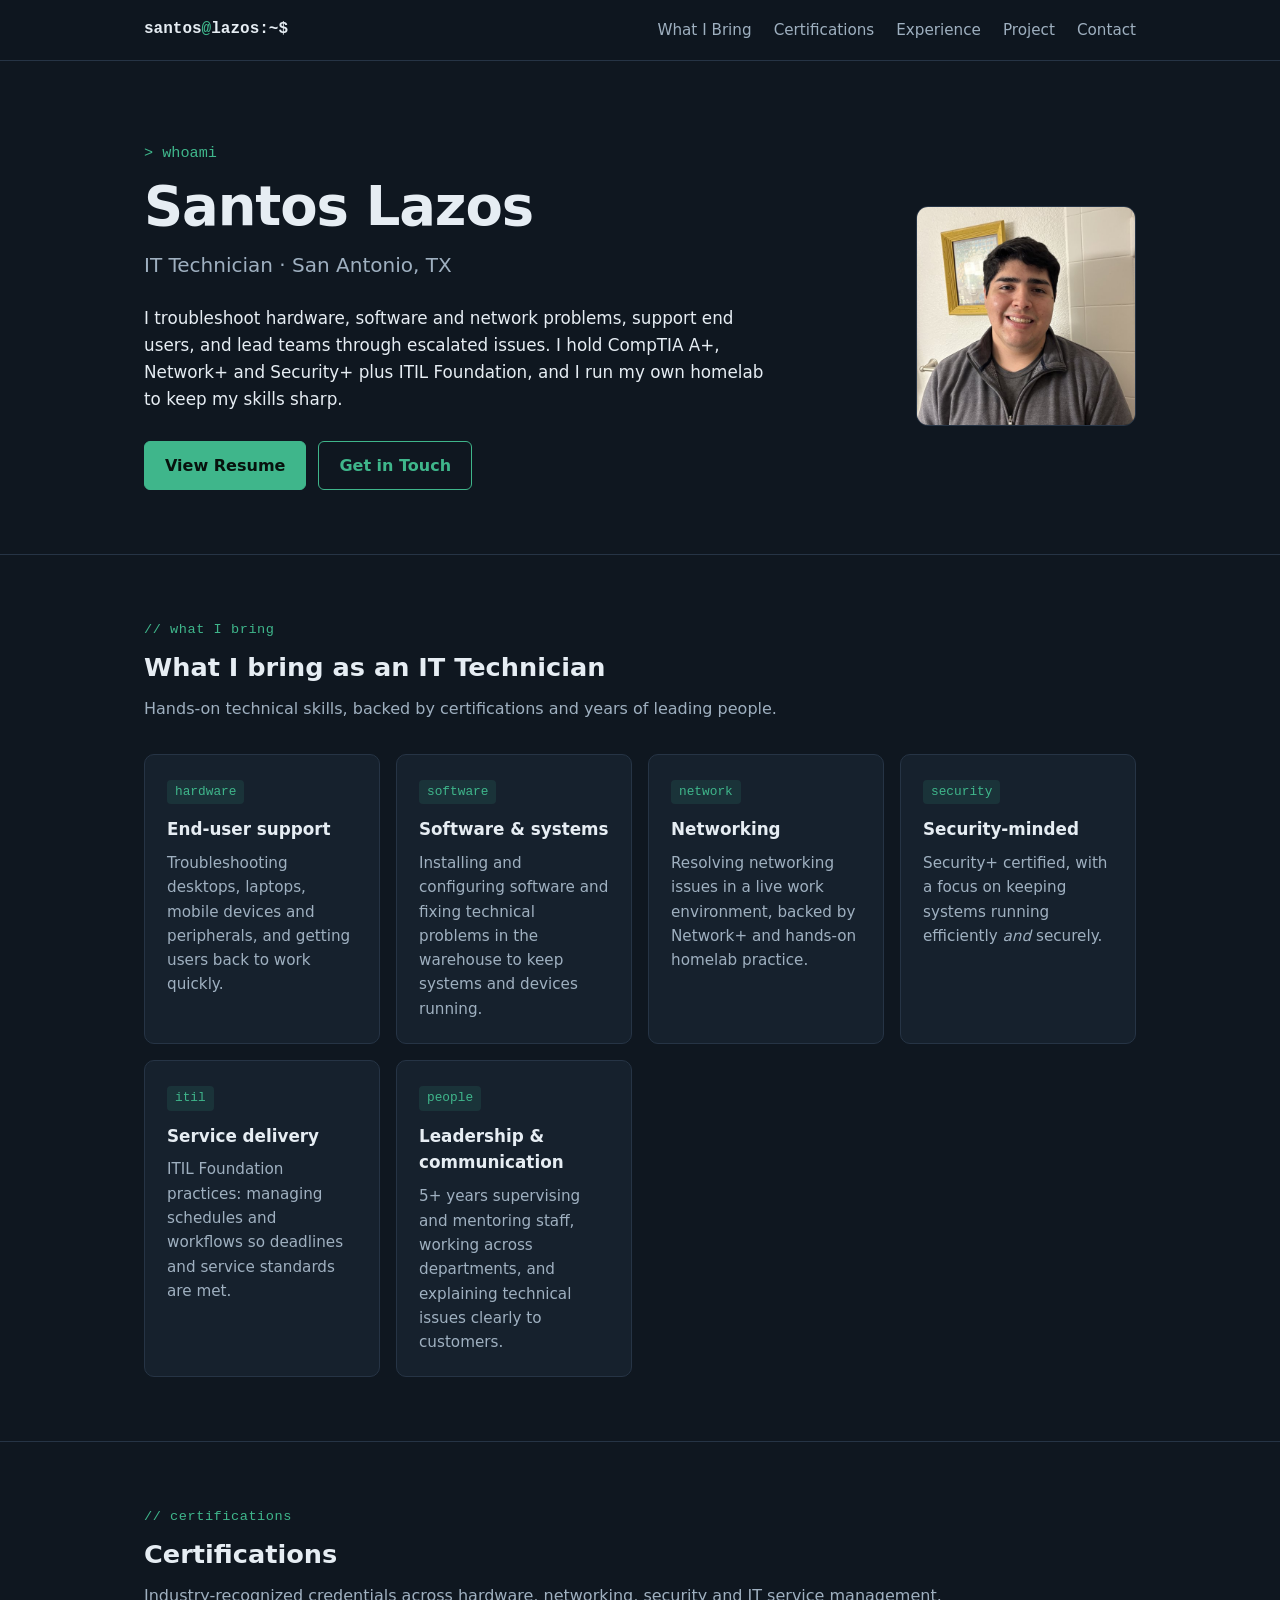
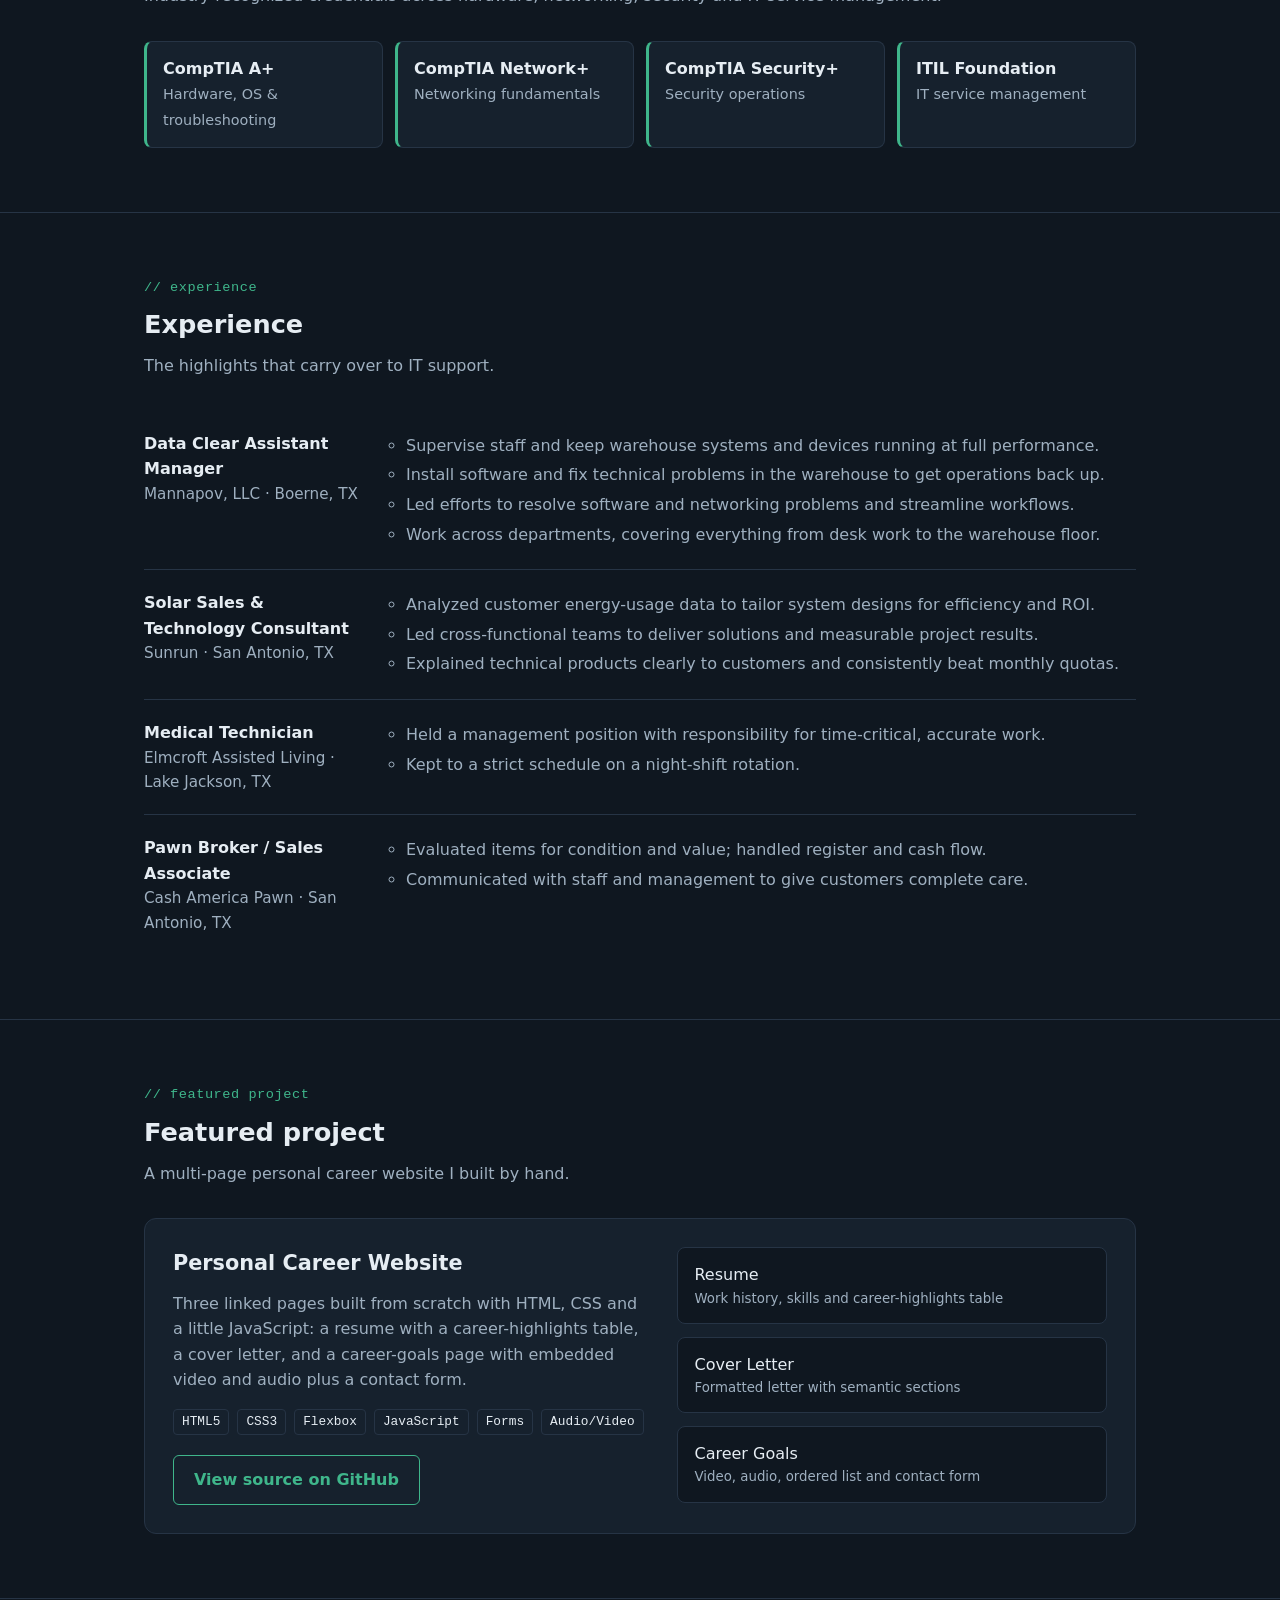
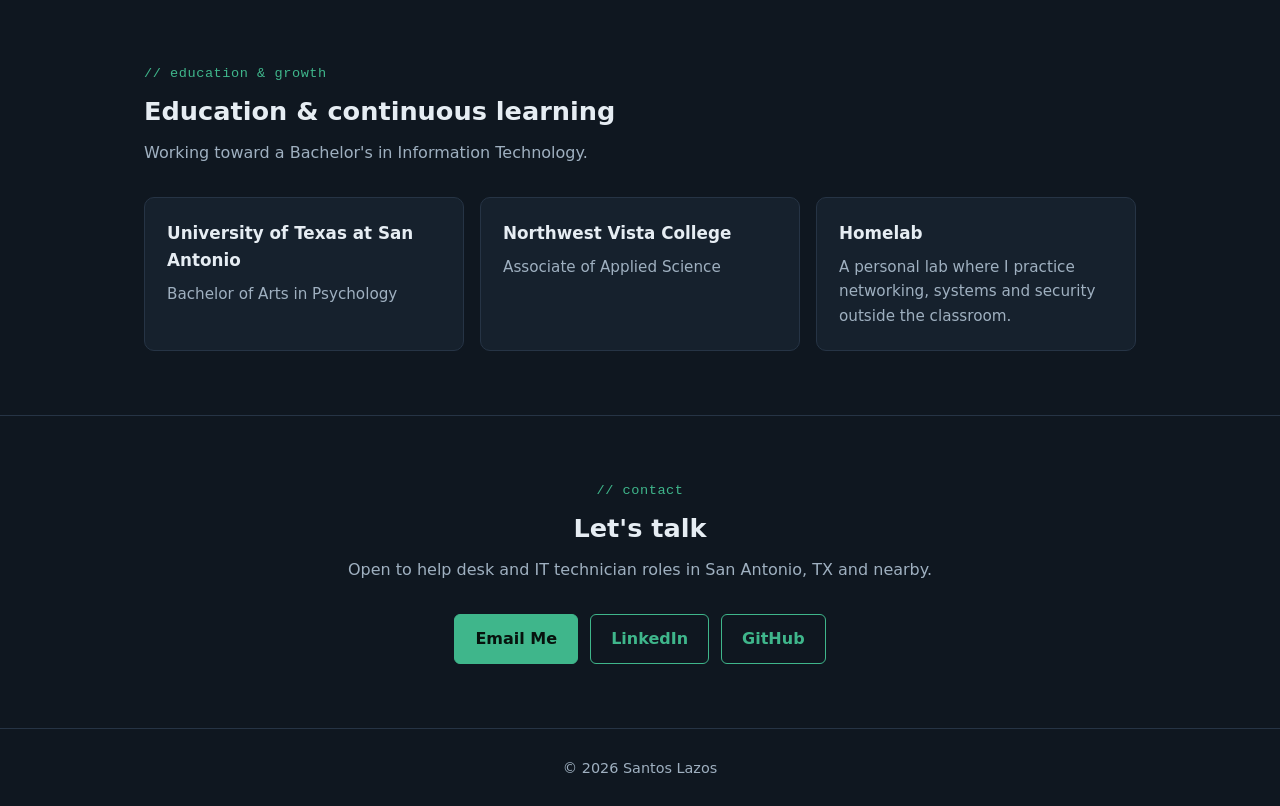
<file: index.html>
<!DOCTYPE html>
<html lang="en">
<head>
  <meta charset="utf-8">
  <meta name="viewport" content="width=device-width, initial-scale=1">
  <title>Santos Lazos | IT Technician</title>
  <meta name="description" content="Santos Lazos - IT Technician in San Antonio, TX. CompTIA A+, Network+, Security+ and ITIL Foundation certified.">
  <style>
    :root {
      --bg: #0f1720;
      --panel: #16212d;
      --line: #263445;
      --text: #e6edf3;
      --muted: #9fb0c0;
      --accent: #3fb68b;
      --accent-soft: rgba(63, 182, 139, 0.12);
      --mono: "Cascadia Code", "Consolas", "SFMono-Regular", Menlo, monospace;
      --sans: "Segoe UI", system-ui, -apple-system, Roboto, Helvetica, Arial, sans-serif;
    }
    * { box-sizing: border-box; }
    html { scroll-behavior: smooth; }
    body { margin: 0; background: var(--bg); color: var(--text); font-family: var(--sans); line-height: 1.6; }
    a { color: var(--accent); text-decoration: none; }
    a:hover { text-decoration: underline; }
    .wrap { max-width: 1040px; margin: 0 auto; padding: 0 24px; }

    nav.top { position: sticky; top: 0; z-index: 10; background: rgba(15, 23, 32, 0.92); backdrop-filter: blur(6px); border-bottom: 1px solid var(--line); }
    nav.top .wrap { display: flex; align-items: center; justify-content: space-between; height: 60px; }
    nav.top .brand { font-family: var(--mono); color: var(--text); font-weight: 600; }
    nav.top .brand span { color: var(--accent); }
    nav.top ul { list-style: none; display: flex; gap: 22px; margin: 0; padding: 0; }
    nav.top ul a { color: var(--muted); font-size: 0.95rem; }
    nav.top ul a:hover { color: var(--text); text-decoration: none; }

    header.hero { padding: 80px 0 64px; border-bottom: 1px solid var(--line); }
    .hero-grid { display: grid; grid-template-columns: 1fr 220px; gap: 48px; align-items: center; }
    .prompt { font-family: var(--mono); color: var(--accent); font-size: 0.95rem; margin: 0 0 12px; }
    h1 { font-size: clamp(2.2rem, 5vw, 3.4rem); line-height: 1.1; margin: 0 0 12px; letter-spacing: -0.02em; }
    .role { font-size: 1.25rem; color: var(--muted); margin: 0 0 24px; }
    .lead { max-width: 620px; font-size: 1.05rem; margin: 0 0 28px; }
    .btns { display: flex; flex-wrap: wrap; gap: 12px; }
    .btn { display: inline-block; padding: 11px 20px; border-radius: 6px; font-weight: 600; border: 1px solid var(--accent); }
    .btn.primary { background: var(--accent); color: #07120d; }
    .btn.ghost { color: var(--accent); }
    .btn:hover { text-decoration: none; filter: brightness(1.1); }
    .headshot { width: 220px; height: 220px; object-fit: cover; border-radius: 12px; border: 1px solid var(--line); background: var(--panel); }

    section { padding: 64px 0; border-bottom: 1px solid var(--line); }
    h2 { font-size: 1.6rem; margin: 0 0 8px; }
    .sub { color: var(--muted); margin: 0 0 32px; }
    .label { font-family: var(--mono); color: var(--accent); font-size: 0.85rem; letter-spacing: 0.04em; margin: 0 0 6px; }

    .cards { display: grid; grid-template-columns: repeat(auto-fit, minmax(230px, 1fr)); gap: 16px; }
    .card { background: var(--panel); border: 1px solid var(--line); border-radius: 10px; padding: 22px; }
    .card h3 { margin: 0 0 8px; font-size: 1.05rem; }
    .card p { margin: 0; color: var(--muted); font-size: 0.95rem; }
    .icon { font-family: var(--mono); color: var(--accent); background: var(--accent-soft); display: inline-block; padding: 2px 8px; border-radius: 4px; font-size: 0.8rem; margin-bottom: 12px; }

    .certs { display: grid; grid-template-columns: repeat(auto-fit, minmax(200px, 1fr)); gap: 12px; }
    .cert { border: 1px solid var(--line); border-left: 3px solid var(--accent); border-radius: 8px; padding: 14px 16px; background: var(--panel); }
    .cert strong { display: block; }
    .cert span { color: var(--muted); font-size: 0.9rem; }

    .timeline { list-style: none; margin: 0; padding: 0; }
    .timeline li { display: grid; grid-template-columns: 220px 1fr; gap: 24px; padding: 20px 0; border-top: 1px solid var(--line); }
    .timeline li:first-child { border-top: none; }
    .timeline .where { color: var(--muted); font-size: 0.95rem; }
    .timeline .where strong { color: var(--text); display: block; font-size: 1rem; }
    .timeline ul { margin: 0; padding-left: 18px; color: var(--muted); }
    .timeline ul li { display: list-item; padding: 2px 0; border: none; }

    .project { display: grid; grid-template-columns: 1.1fr 1fr; gap: 32px; background: var(--panel); border: 1px solid var(--line); border-radius: 12px; padding: 28px; }
    .project h3 { margin: 0 0 10px; font-size: 1.3rem; }
    .project p { color: var(--muted); margin: 0 0 16px; }
    .tags { display: flex; flex-wrap: wrap; gap: 8px; margin: 0 0 20px; padding: 0; list-style: none; }
    .tags li { font-family: var(--mono); font-size: 0.8rem; border: 1px solid var(--line); border-radius: 4px; padding: 2px 8px; color: var(--text); }
    .pages { list-style: none; margin: 0; padding: 0; display: grid; gap: 10px; }
    .pages a { display: block; border: 1px solid var(--line); border-radius: 8px; padding: 14px 16px; color: var(--text); background: var(--bg); }
    .pages a:hover { border-color: var(--accent); text-decoration: none; }
    .pages a small { display: block; color: var(--muted); }

    .edu { display: grid; grid-template-columns: repeat(auto-fit, minmax(260px, 1fr)); gap: 16px; }

    .contact { text-align: center; }
    .contact .btns { justify-content: center; }
    footer { padding: 28px 0; color: var(--muted); font-size: 0.9rem; text-align: center; }

    @media (max-width: 760px) {
      nav.top ul { display: none; }
      .hero-grid { grid-template-columns: 1fr; }
      .headshot { order: -1; width: 140px; height: 140px; }
      .timeline li { grid-template-columns: 1fr; gap: 8px; }
      .project { grid-template-columns: 1fr; }
    }
  </style>
</head>
<body>

  <nav class="top">
    <div class="wrap">
      <a class="brand" href="#">santos<span>@</span>lazos:~$</a>
      <ul>
        <li><a href="#bring">What I Bring</a></li>
        <li><a href="#certs">Certifications</a></li>
        <li><a href="#experience">Experience</a></li>
        <li><a href="#project">Project</a></li>
        <li><a href="#contact">Contact</a></li>
      </ul>
    </div>
  </nav>

  <header class="hero">
    <div class="wrap hero-grid">
      <div>
        <p class="prompt">&gt; whoami</p>
        <h1>Santos Lazos</h1>
        <p class="role">IT Technician &middot; San Antonio, TX</p>
        <p class="lead">I troubleshoot hardware, software and network problems, support end users, and lead teams through escalated issues. I hold CompTIA A+, Network+ and Security+ plus ITIL Foundation, and I run my own homelab to keep my skills sharp.</p>
        <div class="btns">
          <a class="btn primary" href="project/resume.html">View Resume</a>
          <a class="btn ghost" href="#contact">Get in Touch</a>
        </div>
      </div>
      <img class="headshot" src="project/images/headshot.jpg" alt="Headshot of Santos Lazos">
    </div>
  </header>

  <main>
    <section id="bring">
      <div class="wrap">
        <p class="label">// what I bring</p>
        <h2>What I bring as an IT Technician</h2>
        <p class="sub">Hands-on technical skills, backed by certifications and years of leading people.</p>
        <div class="cards">
          <div class="card">
            <span class="icon">hardware</span>
            <h3>End-user support</h3>
            <p>Troubleshooting desktops, laptops, mobile devices and peripherals, and getting users back to work quickly.</p>
          </div>
          <div class="card">
            <span class="icon">software</span>
            <h3>Software &amp; systems</h3>
            <p>Installing and configuring software and fixing technical problems in the warehouse to keep systems and devices running.</p>
          </div>
          <div class="card">
            <span class="icon">network</span>
            <h3>Networking</h3>
            <p>Resolving networking issues in a live work environment, backed by Network+ and hands-on homelab practice.</p>
          </div>
          <div class="card">
            <span class="icon">security</span>
            <h3>Security-minded</h3>
            <p>Security+ certified, with a focus on keeping systems running efficiently <em>and</em> securely.</p>
          </div>
          <div class="card">
            <span class="icon">itil</span>
            <h3>Service delivery</h3>
            <p>ITIL Foundation practices: managing schedules and workflows so deadlines and service standards are met.</p>
          </div>
          <div class="card">
            <span class="icon">people</span>
            <h3>Leadership &amp; communication</h3>
            <p>5+ years supervising and mentoring staff, working across departments, and explaining technical issues clearly to customers.</p>
          </div>
        </div>
      </div>
    </section>

    <section id="certs">
      <div class="wrap">
        <p class="label">// certifications</p>
        <h2>Certifications</h2>
        <p class="sub">Industry-recognized credentials across hardware, networking, security and IT service management.</p>
        <div class="certs">
          <div class="cert"><strong>CompTIA A+</strong><span>Hardware, OS &amp; troubleshooting</span></div>
          <div class="cert"><strong>CompTIA Network+</strong><span>Networking fundamentals</span></div>
          <div class="cert"><strong>CompTIA Security+</strong><span>Security operations</span></div>
          <div class="cert"><strong>ITIL Foundation</strong><span>IT service management</span></div>
        </div>
      </div>
    </section>

    <section id="experience">
      <div class="wrap">
        <p class="label">// experience</p>
        <h2>Experience</h2>
        <p class="sub">The highlights that carry over to IT support.</p>
        <ul class="timeline">
          <li>
            <div class="where"><strong>Data Clear Assistant Manager</strong>Mannapov, LLC &middot; Boerne, TX</div>
            <ul>
              <li>Supervise staff and keep warehouse systems and devices running at full performance.</li>
              <li>Install software and fix technical problems in the warehouse to get operations back up.</li>
              <li>Led efforts to resolve software and networking problems and streamline workflows.</li>
              <li>Work across departments, covering everything from desk work to the warehouse floor.</li>
            </ul>
          </li>
          <li>
            <div class="where"><strong>Solar Sales &amp; Technology Consultant</strong>Sunrun &middot; San Antonio, TX</div>
            <ul>
              <li>Analyzed customer energy-usage data to tailor system designs for efficiency and ROI.</li>
              <li>Led cross-functional teams to deliver solutions and measurable project results.</li>
              <li>Explained technical products clearly to customers and consistently beat monthly quotas.</li>
            </ul>
          </li>
          <li>
            <div class="where"><strong>Medical Technician</strong>Elmcroft Assisted Living &middot; Lake Jackson, TX</div>
            <ul>
              <li>Held a management position with responsibility for time-critical, accurate work.</li>
              <li>Kept to a strict schedule on a night-shift rotation.</li>
            </ul>
          </li>
          <li>
            <div class="where"><strong>Pawn Broker / Sales Associate</strong>Cash America Pawn &middot; San Antonio, TX</div>
            <ul>
              <li>Evaluated items for condition and value; handled register and cash flow.</li>
              <li>Communicated with staff and management to give customers complete care.</li>
            </ul>
          </li>
        </ul>
      </div>
    </section>

    <section id="project">
      <div class="wrap">
        <p class="label">// featured project</p>
        <h2>Featured project</h2>
        <p class="sub">A multi-page personal career website I built by hand.</p>
        <div class="project">
          <div>
            <h3>Personal Career Website</h3>
            <p>Three linked pages built from scratch with HTML, CSS and a little JavaScript: a resume with a career-highlights table, a cover letter, and a career-goals page with embedded video and audio plus a contact form.</p>
            <ul class="tags">
              <li>HTML5</li><li>CSS3</li><li>Flexbox</li><li>JavaScript</li><li>Forms</li><li>Audio/Video</li>
            </ul>
            <a class="btn ghost" href="https://github.com/lazosalex55/lazosalex55.github.io/tree/main/project">View source on GitHub</a>
          </div>
          <ul class="pages">
            <li><a href="project/resume.html">Resume<small>Work history, skills and career-highlights table</small></a></li>
            <li><a href="project/cover-letter.html">Cover Letter<small>Formatted letter with semantic sections</small></a></li>
            <li><a href="project/careergoals.html">Career Goals<small>Video, audio, ordered list and contact form</small></a></li>
          </ul>
        </div>
      </div>
    </section>

    <section id="education">
      <div class="wrap">
        <p class="label">// education &amp; growth</p>
        <h2>Education &amp; continuous learning</h2>
        <p class="sub">Working toward a Bachelor's in Information Technology.</p>
        <div class="edu">
          <div class="card"><h3>University of Texas at San Antonio</h3><p>Bachelor of Arts in Psychology</p></div>
          <div class="card"><h3>Northwest Vista College</h3><p>Associate of Applied Science</p></div>
          <div class="card"><h3>Homelab</h3><p>A personal lab where I practice networking, systems and security outside the classroom.</p></div>
        </div>
      </div>
    </section>

    <section id="contact" class="contact">
      <div class="wrap">
        <p class="label">// contact</p>
        <h2>Let's talk</h2>
        <p class="sub">Open to help desk and IT technician roles in San Antonio, TX and nearby.</p>
        <div class="btns">
          <a class="btn primary" href="mailto:Lazosalex55@gmail.com">Email Me</a>
          <a class="btn ghost" href="https://www.linkedin.com/in/santos-lazos-903808247/">LinkedIn</a>
          <a class="btn ghost" href="https://github.com/lazosalex55">GitHub</a>
        </div>
      </div>
    </section>
  </main>

  <footer>&copy; 2026 Santos Lazos</footer>
</body>
</html>
</file>
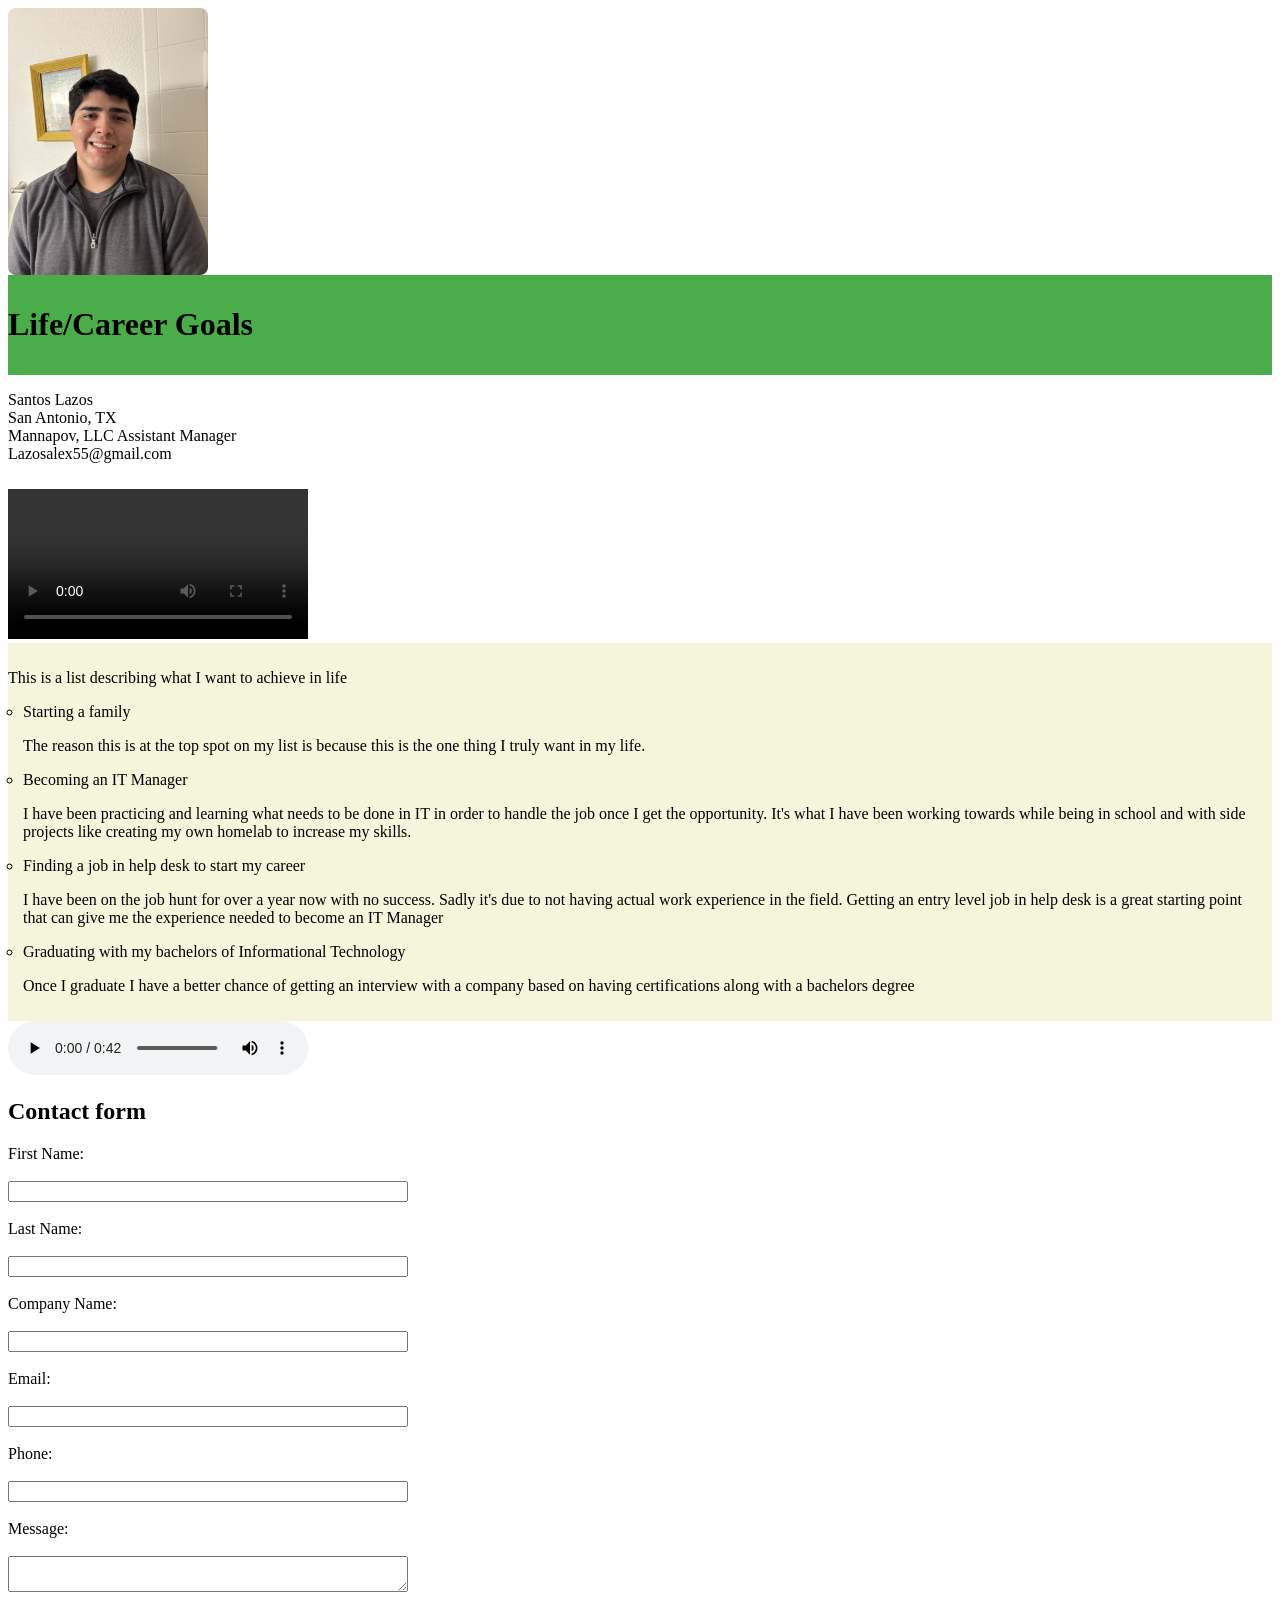
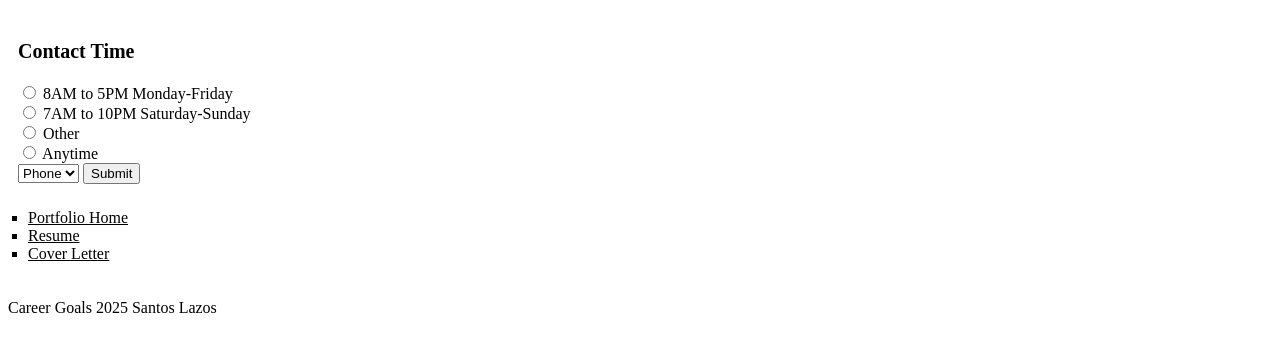
<file: project/careergoals.html>
<!DOCTYPE html>
<html lang="en">
    <head>
    <link rel="stylesheet" type="text/css" href="style.css">
     <title>Life/Career Goals</title>
    </head>
    <body>
        <img src="images/headshot.jpg" alt="left_headshot" class="left_headshot">
        <header id="career_header"><h1>Life/Career Goals</h1>
            </header>
            <p> Santos Lazos 
                <br>
                San Antonio, TX
                <br>
            Mannapov, LLC Assistant Manager
                <br>
                Lazosalex55@gmail.com
            </p>
            <video id="Video"  controls>
        <source src="media/career-video.mp4" type="video/mp4">
            </video>
<main id="Goals">
        <p>This is a list describing what I want to achieve in life</p>
        <ol>
            <li>Starting a family</li>
            <p> The reason this is at the top spot on my list is because this is the one thing I truly want in my life.</p>
            <li>Becoming an IT Manager</li>
            <p>I have been practicing and learning what needs to be done in IT in order to handle the job once I get the opportunity.
                It's what I have been working towards while being in school and with side projects like creating my own homelab to increase my skills. </p>
            <li>Finding a job in help desk to start my career</li>
            <p>I have been on the job hunt for over a year now with no success. Sadly it's due to not having actual work experience in the field. Getting an entry level job in help desk is a great starting point that can give me the experience needed to become an IT Manager</p>
            <li>Graduating with my bachelors of Informational Technology</li>
            <p>Once I graduate I have a better chance of getting an interview with a company based on having certifications along with a bachelors degree</p>
        </ol>
    </main>
    <audio controls>
        <source src="media/Career.mp3" type="audio/mpeg">
    </audio>
    <h2>Contact form</h2>
    <form class="Contact_form">
        <label for="name">First Name:</label><br>
        <input type="text" id="name" name="name"><br>
        <label for="last_name">Last Name:</label><br>
        <input type="text" id="last_name" name="last_name"><br>
        <label for="company_name">Company Name:</label><br>
        <input type="text" id="company_name" name="company_name"><br>
        <label for="email">Email:</label><br>
        <input type="email" id="email" name="email"><br>
        <label for="phone">Phone:</label><br>
        <input type="tel" id="phone" name="phone"><br>
        <label for="message">Message:</label><br>
        <textarea id="message" name="message"></textarea><br>
    </form>
     <form class="Contact_time" >
            <h3>Contact Time </h3>
        <input type="radio" name="ampm" value="AM"> 8AM to 5PM Monday-Friday
        <br>
        <input type="radio" name="ampm" value="PM"> 7AM to 10PM Saturday-Sunday
        <br>
        <input type="radio" name="ampm" value="Other"> Other
        <br>
        <input type="radio" name="availability" value="anytime"> Anytime
        <br>
        <select name="contactMethod" class="dropdown">
        <option value="phone">Phone</option>
        <option value="email">Email</option>
        <option value="Text">Text</option>
    </select>
        <input type="submit" value="Submit">
    </form>
    
        <nav id="navgoals">
          <ul>
            <li><a href="../index.html">Portfolio Home</a></li>
            <li><a href="resume.html">Resume</a></li>
            <li><a href="cover-letter.html">Cover Letter</a></li>
          </ul> 
        </nav>
        <footer id="CareerGoalsFooter">
          <p>Career Goals 2025 Santos Lazos</p>
         </footer>
    </body>
</html>
</file>
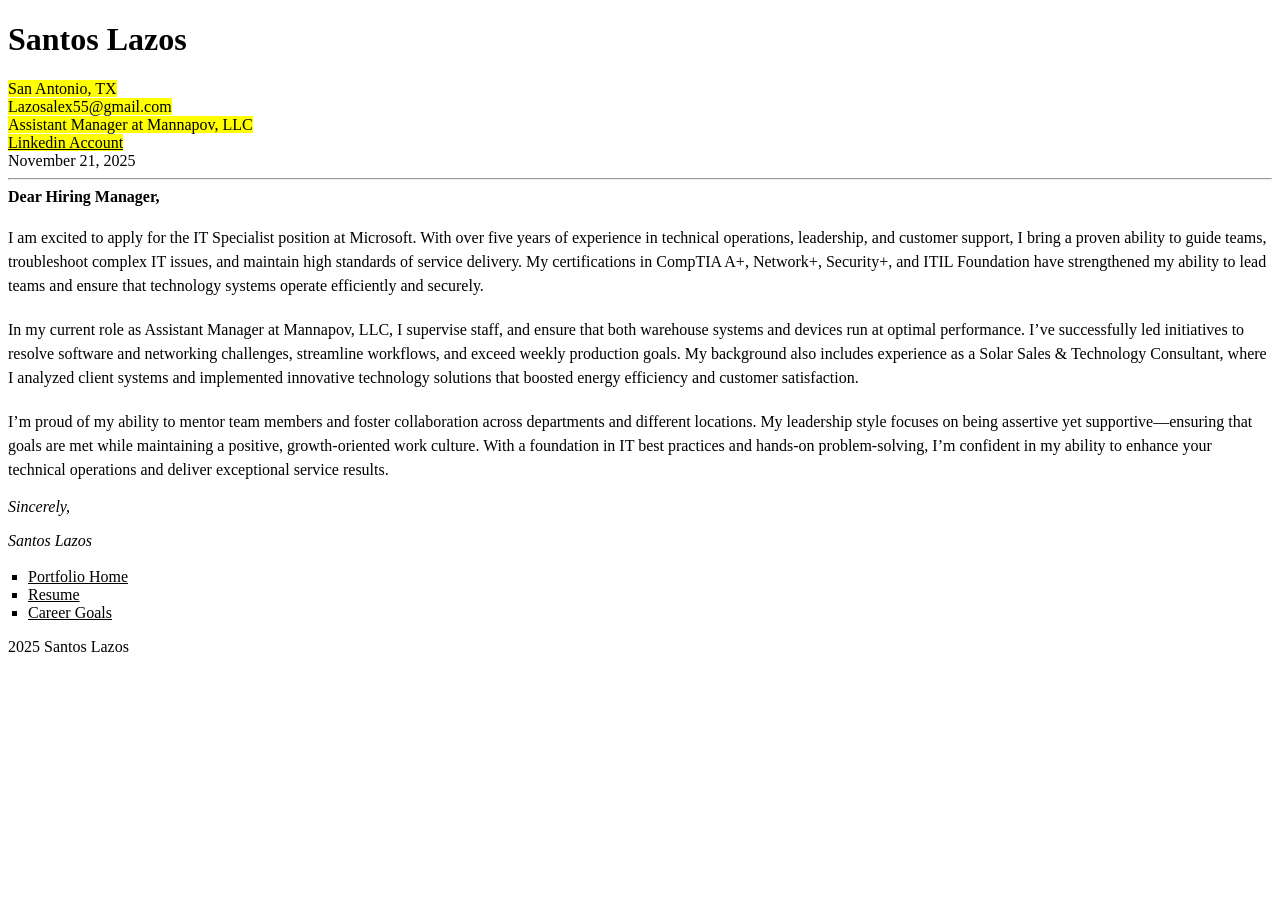
<file: project/cover-letter.html>
<!DOCTYPE html>
<html lang="en">
      <head>
      <link rel="stylesheet" type="text/css" href="style.css">
       <title>Cover Letter</title>
      </head>
       <body>
      <header>
      <h1>Santos Lazos</h1>
        </header>
        <mark>
        San Antonio, TX
        <br>
        Lazosalex55@gmail.com
        <br>
                Assistant Manager at Mannapov, LLC
        <br>
        <a href="https://www.linkedin.com/in/santos-lazos-903808247/">Linkedin Account</a>
        </mark>
        <br>
          <span class="date">November 21, 2025</span>
         
        <hr>
     <strong>Dear Hiring Manager,</strong>
    <main id= "FirstP">
        <p>I am excited to apply for the IT Specialist position at Microsoft. With over five years of experience in technical operations, leadership, and customer support,
            I bring a proven ability to guide teams, troubleshoot complex IT issues, and maintain high standards of service delivery.
            My certifications in CompTIA A+, Network+, Security+, and ITIL Foundation have strengthened my ability to lead teams and ensure that technology systems operate efficiently and securely.</p>
             </main>
             <article id="MiddleP">
        <p>In my current role as Assistant Manager at Mannapov, LLC, I supervise staff, and ensure that both warehouse systems and devices run at optimal performance.
             I’ve successfully led initiatives to resolve software and networking challenges, streamline workflows, and exceed weekly production goals. 
             My background also includes experience as a Solar Sales & Technology Consultant, where I analyzed client systems and implemented innovative technology solutions that boosted energy efficiency and customer satisfaction.</p>
          </article>
          <section id="LastP">
             <p>I’m  proud of my ability to mentor team members and foster collaboration across departments and different locations.
            My leadership style focuses on being assertive yet supportive—ensuring that goals are met while maintaining a positive, growth-oriented work culture.
            With a foundation in IT best practices and hands-on problem-solving, I’m confident in my ability to enhance your technical operations and deliver exceptional service results.</p>
          </section>
            <i>Sincerely,</i>
            <p></p>
            <em>Santos Lazos</em>
            <br>
            <br>
            <nav class="navbar">
          <ul>
            <li><a href="../index.html">Portfolio Home</a></li>
            <li><a href="resume.html">Resume</a></li>
            <li><a href="careergoals.html">Career Goals</a></li>
          </ul>
        </nav>
        <footer>
          <p>2025 Santos Lazos</p>
         </footer>
    </body>
</html>
</file>
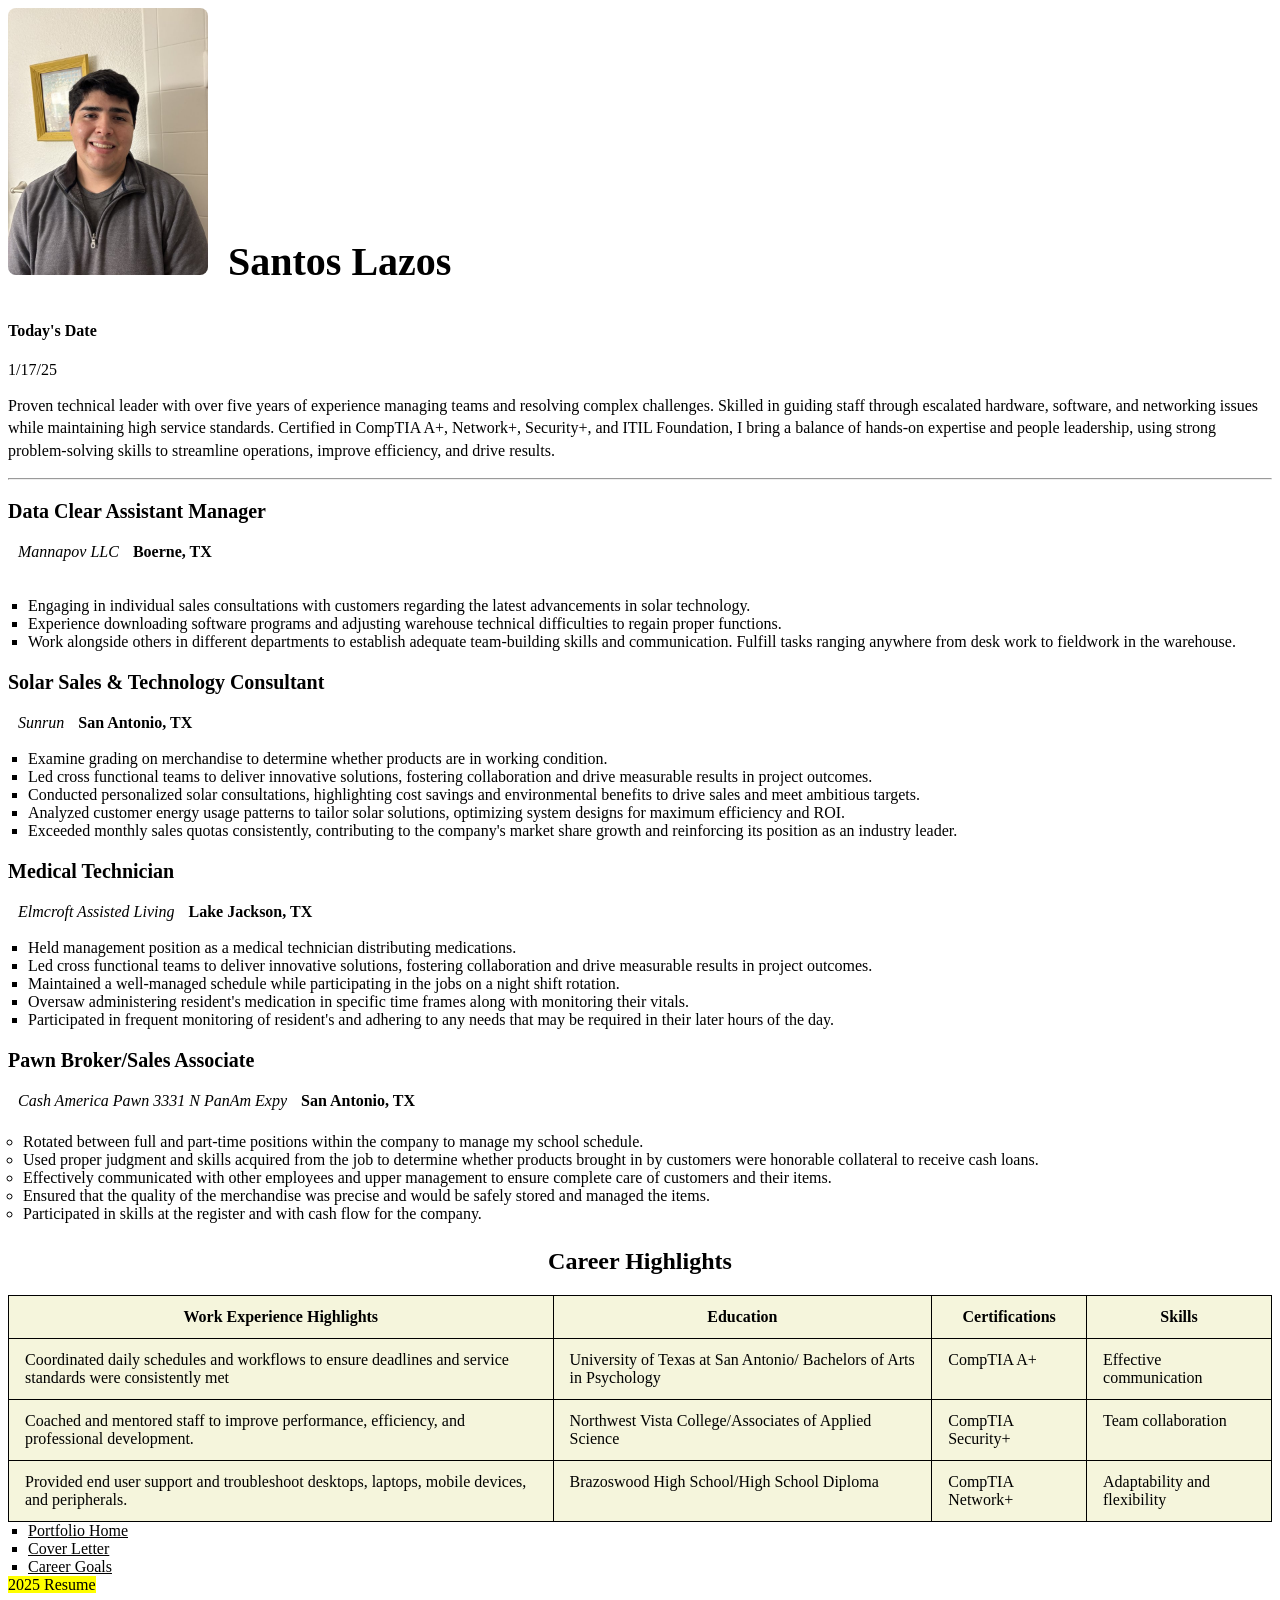
<file: project/resume.html>
<!DOCTYPE html>
<html lang="en">
  <head>
  <link rel="stylesheet" type="text/css" href="style.css">
  <title>Santos Lazos - Resume</title>
</head>
<body>
   <div class="container">
    <img src="images/headshot.jpg" alt="left_headshot" class="left_headshot">
    <div class="resume-header">
  <div class="name-box"> <h1>Santos Lazos</h1>
   </div>
 </div>
 </div>
 <main>
   <h4>Today's Date</h4>
   <div id="date"></div>


   <script>
     let date = ["1/17/25"]
      document.getElementById("date").innerHTML = date;
    </script>
  <p class="summary">Proven technical leader with over five years of experience managing teams and resolving complex challenges. Skilled in guiding staff through escalated hardware, software, and networking issues while maintaining high service standards. Certified in CompTIA A+, Network+, Security+, and ITIL Foundation, I bring a balance of hands-on expertise and people leadership, using strong problem-solving skills to streamline operations, improve efficiency, and drive results.</p>
</main>
 <hr>
  <section> <h3>Data Clear Assistant Manager</h3>
  <em class="Location">Mannapov LLC </em>
  <strong class="City">Boerne, TX</strong>
</section>
 <br>
  <br>
<section>
  <ul class="skills">
    <li>Engaging in individual sales consultations with customers regarding the latest advancements in solar technology.</li>
    <li>Experience downloading software programs and adjusting warehouse technical difficulties to regain proper functions.</li>
    <li>Work alongside others in different departments to establish adequate team-building skills and communication. Fulfill tasks ranging anywhere from desk work to fieldwork in the warehouse.</li>
  </ul>
  </section>

  <h3 class="Work">Solar Sales & Technology Consultant</h3>
  <span><em class="Location">Sunrun </em></span>
   <strong class="City">San Antonio, TX</strong>
  <br>
  <br>
  <ul class="skills">
    <li>Examine grading on merchandise to determine whether products are in working condition.</li>
    <li>Led cross functional teams to deliver innovative solutions, fostering collaboration and drive measurable results in project outcomes.</li>
    <li>Conducted personalized solar consultations, highlighting cost savings and environmental benefits to drive sales and meet ambitious targets.</li>
    <li>Analyzed customer energy usage patterns to tailor solar solutions, optimizing system designs for maximum efficiency and ROI.</li>
    <li>Exceeded monthly sales quotas consistently, contributing to the company's market share growth and reinforcing its position as an industry leader.</li>
  </ul>
  <h3 class="Work">Medical Technician</h3>
    <em class="Location">Elmcroft Assisted Living</em>
    <strong class="City">Lake Jackson, TX</strong>
      <br>
      <br>
     <ul class="skills">
            <li>Held management position as a medical technician distributing medications.</li>
             <li>Led cross functional teams to deliver innovative solutions, fostering collaboration and drive measurable results in project outcomes.</li>
             <li>Maintained a well-managed schedule while participating in the jobs on a night shift rotation.</li>
             <li>Oversaw administering resident's medication in specific time frames along with monitoring their vitals.</li>
             <li>Participated in frequent monitoring of resident's and adhering to any needs that may be required in their later hours of the day.</li>
         </ul>

          <h3 class="Work">Pawn Broker/Sales Associate</h3>
    <em class="Location">Cash America Pawn 3331 N PanAm Expy</em>
    <strong class="City">San Antonio, TX</strong>
    <br>
  <br>

     <ol class="skills">
            <li>Rotated between full and part-time positions within the company to manage my school schedule.</li>
             <li>Used proper judgment and skills acquired from the job to determine whether products brought in by customers were honorable collateral to receive cash loans.</li>
             <li>Effectively communicated with other employees and upper management to ensure complete care of customers and their items.</li>
             <li>Ensured that the quality of the merchandise was precise and would be safely stored and managed the items.</li>
             <li>Participated in skills at the register and with cash flow for the company.</li>
         </ol>
         <article>

           

<table id="CareerChart">
<caption><h2>Career Highlights</h2></caption>
    <tr>
        <th>Work Experience Highlights</th>
        <th>Education</th>
        <th>Certifications</th>
        <th>Skills</th>
    </tr>
    <tr>
    <td>Coordinated daily schedules and workflows to ensure deadlines and service standards were consistently met</td>
    <td>University of Texas at San Antonio/ Bachelors of Arts in Psychology</td>
    <td>CompTIA A+</td> 
    <td>Effective communication</td>
    </tr>
    <tr>
    <td>Coached and mentored staff to improve performance, efficiency, and professional development.</td>
    <td>Northwest Vista College/Associates of Applied Science</td>
    <td>CompTIA Security+</td>
    <td>Team collaboration</td>
    </tr>
    <tr>
    <td>Provided end user support and troubleshoot desktops, laptops, mobile devices, and peripherals.</td>
    <td>Brazoswood High School/High School Diploma</td>
    <td>CompTIA Network+</td>
    <td>Adaptability and flexibility</td>
    </tr>
</table>
 
<script>
    console.log("You Adrian I did it!");
</script>

</article>
        <nav class="navbar">
          <ul>
            <li><a href="../index.html">Portfolio Home</a></li>
            <li><a href="cover-letter.html">Cover Letter</a></li>
            <li><a href="careergoals.html">Career Goals</a></li>
          </ul>
        </nav>
         <footer> 
          <mark>2025 Resume</mark>
         </footer>
        
</body>
</html>
</file>
<file: project/style.css>
.container {
  display: flex;
      
    align-items: baseline;
 }
.left_headshot {
  display: flex;
  -ms-flex-align: left;
  width: 200px;              
    height: auto;               
    border-radius: 8px;  
}
h3{
  font-size: 20px;
}
ul {
  list-style-type: square;
  margin: 0;
  padding-left: 20px;
}
ol{
  list-style-type: circle;
  margin: 5px;
  padding-left: 10px;
}
.name-box {
  color: black;
  display: flex;
  flex-direction: column;
  font-family: 'Times New Roman', Times, serif;
  font-size: 20px;
  padding-bottom: 10px;
  line-height: 5px;
}
.name-box h1 {
  font-weight: bold;
  margin-left: 20px;
}
.summary{
 
  font-family: 'Times New Roman', Times, serif;
  font-size: 16px; 
  line-height:1.4;
}


.City {
  font-family: 'Times New Roman', Times, serif;
  padding-left: 10px;
}
.Work {
color: black;
font-size: 20px;
font-family: 'Times New Roman', Times, serif;
margin-left: auto;
}
.Location {
  font-family: 'Times New Roman', Times, serif;
  padding-left: 10px;
  gap: 5px;
}
table {
  width: 100%;
background-color: beige;
table-layout: auto;

}
table, th, td {
border: 1px solid #000000; 
border-collapse:collapse
}
th, td {
  padding: 12px 16px;
  vertical-align: top;
  box-sizing: border-box;  
}
a[href="cover-letter.html"]:visited {
  color: purple;
}
a[href="careergoals.html"]:visited {
  color: rgb(0, 255, 0);
}





/* Career Section */
#career_header {
  background-color: rgb(74, 173, 74);
  text-align: left;
  padding: 10px 0;
  width: 100%;
}
#Video {
  max-width: 400px;
  height: auto;
  margin-top: 10px;
}
#Goals {
  background-color: beige;
  text-align: left;
  padding: 10px 0;
  width: 100%;
}
.Contact_form {
  
  display: flex;
  flex-direction: column;
  font-size: 16px;
  max-width: 400px;
}

.Contact_time {
 
  margin-bottom: 5px;
  padding: 10px;
  font-family: 'Times New Roman', Times, serif;

}
button {
    background-color: #4CAF50;
    color: rgb(216, 61, 61);
    padding: 10px 20px;
    border: none;
    border-radius: 8px;
    font-size: 16px;
    cursor: pointer;
}
#navgoals {

  text-align: left;
  padding: 10px 0;
  width: 100%;
}
#CareerGoalsFooter {
  text-align: left;
  padding: 10px 0;
  width: 100%;
}
/*Cover Letter */
.date {
  font-family: 'Times New Roman', Times, serif;
  font-size: 16px;
}
#FirstP {
  font-family: 'Times New Roman', Times, serif;
  font-size: 16px;
  line-height: 1.5;
  margin-top: 20px;
}
#MiddleP {
  font-family: 'Times New Roman', Times, serif;
  font-size: 16px;
  line-height: 1.5;
  margin-top: 20px;
}
#LastP {
  font-family: 'Times New Roman', Times, serif;
  font-size: 16px;
  line-height: 1.5;
  margin-top: 20px;
}
* {
  color: black;
}
</file>
